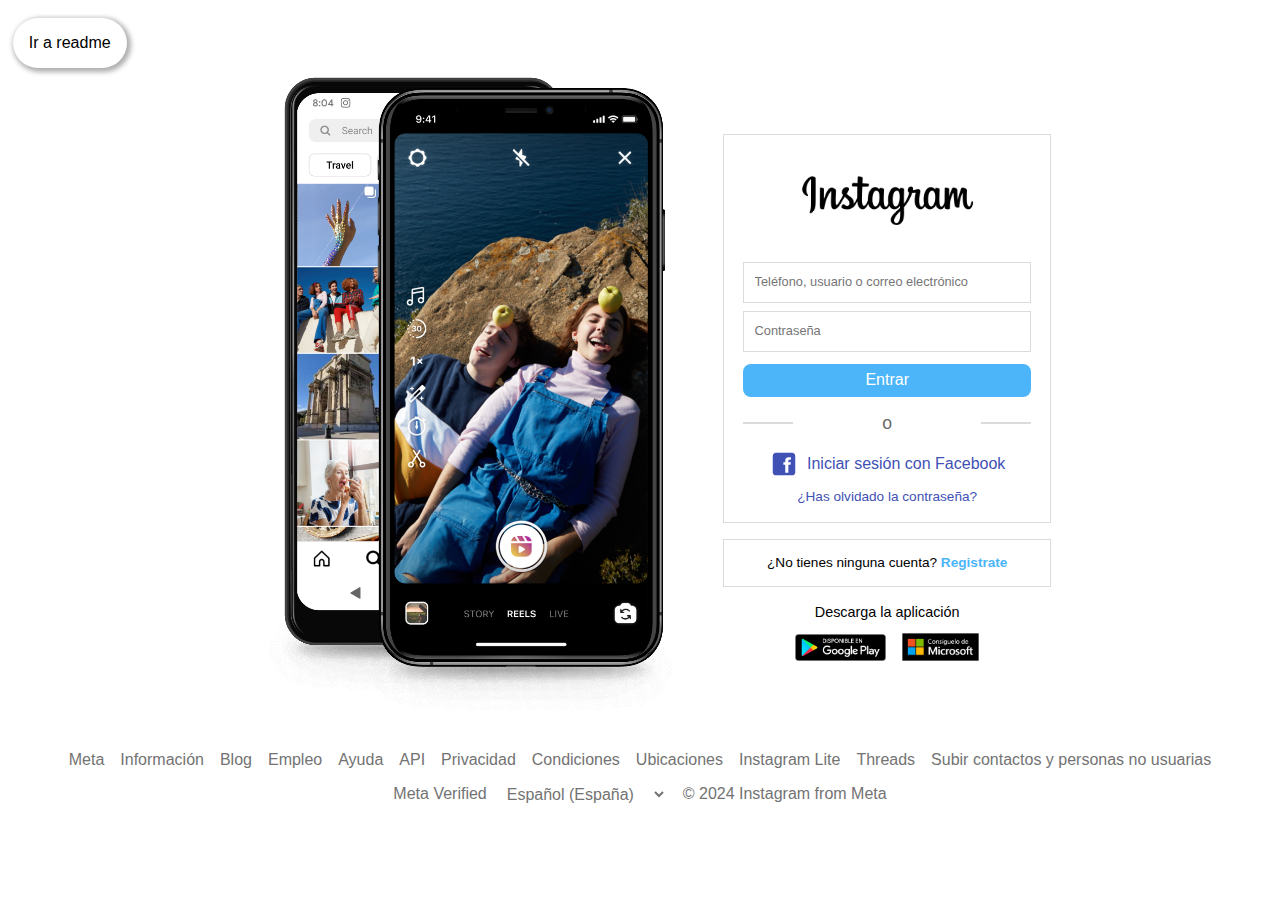
<file: index.html>
<!DOCTYPE html>
<html lang="en">
<head>
    <meta charset="UTF-8">
	<meta name="viewport" content="width=device-width, initial-scale=1.0">
	<link rel="stylesheet" href="CSS/normalize.css">
	<link rel="stylesheet" href="CSS/styles.css">
	<link rel="icon" type="image/x-icon" href="IMG/ig.svg">
	<script src="https://code.jquery.com/jquery-3.6.0.min.js"></script>
	<title>Instagram 2.0</title>
</head>
<body>

	<a id="readmeGo" href="readme.html" class="floatReadMe0">
		<span>Ir a readme</span>
	</a>
	<div id="load" class="load">
		<div>
			<div></div>
			<div>
				<img src="IMG/ig.svg" alt="Instagram">
			</div>
			<div>
				<h4>From</h4>
				<div>
					<img src="IMG/meta.png" alt="Meta">
				</div>
			</div>
		</div>
	</div>
	
	<div id="instagramWeb" class="instagramWeb">
		<div>
			<div></div>
			<div>

				<div>
					<div class="img1">
						<img src="IMG/img4.png" alt="">
					</div>
					<div class="img2">
						<img src="IMG/img5.png" alt="">
					</div>
					<div class="img3">
						<img src="IMG/img3.png" alt="">
					</div>
					<div class="img4">
						<img src="IMG/img2.png" alt="">
					</div>
				</div>

				<div>
					<div>
						<form action="" id="form">
							<div>
								<div>
									<img src="IMG/nameLogo.png" alt="Instagram">
								</div>
								<div>
									<input id="user" type="text" placeholder="Teléfono, usuario o correo electrónico">
									<input id="passw" type="password" placeholder="Contraseña">
									<div class="error-div-hide" id="findErrorsDiv">
										<p id="errorMassage1"></p>
										<p id="errorMassage2"></p>
									</div>
								</div>
								<div>
									<div>
										<input type="submit" value="Entrar">
									</div>
								</div>
							</div>
						</form>
						<div>
							<div></div>
							<div>
								<span>o</span>
							</div>
							<div></div>
						</div>

						<div>
							<div>
								<div>
									<a href="index3.html">
										<div>
											<img src="IMG/facebook.svg" alt="facebook">
										</div>
										<div>
											<a target="_blank" href="https://web.facebook.com/?_rdc=1&_rdr">Iniciar sesión con Facebook</a>
										</div>
									</a>
								</div>
							</div>
							<div>
								<a target="_blank" href="https://www.instagram.com/accounts/password/reset/">¿Has olvidado la contraseña?</a>
							</div>
						</div>
					</div>
					<div>
						<p>¿No tienes ninguna cuenta? <span><a target="_blank" href="https://www.instagram.com/accounts/emailsignup/">Registrate</a></span></p>
					</div>
					<div>
						<div>
							<span>Descarga la aplicación</span>
						</div>
						<div>
							<a target="_blank" href="https://play.google.com/store/apps/details?id=com.instagram.android&referrer=ig_mid%3D1AD00CFB-102F-46E5-8159-80AADE328401%26utm_campaign%3DloginPage%26utm_content%3Dlo%26utm_source%3Dinstagramweb%26utm_medium%3Dbadge">
								<img src="IMG/googlePLay.png" alt="google play">
							</a>
							<a href="ms-windows-store://pdp/?productid=9nblggh5l9xt&referrer=appbadge&source=www.instagram.com&mode=mini&pos=0%2C0%2C1920%2C1008">
								<img src="IMG/microsoft.png" alt="Microsoft">
							</a>
						</div>
					</div>
				</div>

				

			</div>
			<div>
				<a href="">Meta</a>
				<a href="">Información</a>
				<a href="">Blog</a>
				<a href="">Empleo</a>
				<a href="">Ayuda</a>
				<a href="">API</a>
				<a href="">Privacidad</a>
				<a href="">Condiciones</a>
				<a href="">Ubicaciones</a>
				<a href="">Instagram Lite</a>
				<a href="">Threads</a>
				<a href="">Subir contactos y personas no usuarias</a>
				<a href="">Meta Verified</a>
				<select name="idiomas">
					<option value="espanol">Español (España)</option>
					<option value="ingles">Inglés</option>
					<option value="frances">Francés</option>
					<option value="aleman">Alemán</option>
					<option value="italiano">Italiano</option>
					<option value="portugues">Portugués</option>
					<option value="chino">Chino (Simplificado)</option>
					<option value="japones">Japonés</option>
					<option value="coreano">Coreano</option>
					<option value="ruso">Ruso</option>
					<option value="arabe">Árabe</option>
					<option value="hindi">Hindi</option>
					<option value="bengali">Bengalí</option>
					<option value="urdu">Urdu</option>
					<option value="turco">Turco</option>
					<option value="holandes">Holandés</option>
					<option value="sueco">Sueco</option>
					<option value="noruego">Noruego</option>
					<option value="danés">Danés</option>
					<option value="finlandes">Finlandés</option>
					<option value="polaco">Polaco</option>
					<option value="griego">Griego</option>
					<option value="hungaro">Húngaro</option>
					<option value="bulgaro">Búlgaro</option>
					<option value="croata">Croata</option>
					<option value="serbio">Serbio</option>
					<option value="eslovaco">Eslovaco</option>
					<option value="esloveno">Esloveno</option>
					<option value="estonio">Estonio</option>
					<option value="leton">Letón</option>
					<option value="lituano">Lituano</option>
					<option value="rumano">Rumano</option>
					<option value="ucraniano">Ucraniano</option>
					<option value="hebreo">Hebreo</option>
					<option value="persa">Persa</option>
					<option value="thai">Tailandés</option>
					<option value="vietnamita">Vietnamita</option>
					<option value="malayo">Malayo</option>
					<option value="indonesio">Indonesio</option>
					<option value="tagalo">Tagalo</option>
					<option value="malgache">Malgache</option>
					<option value="swahili">Suajili</option>
					<option value="afrikaans">Afrikáans</option>
					<option value="kazajo">Kazajo</option>
					<option value="ucraniano">Ucraniano</option>
					<option value="bielorruso">Bielorruso</option>
					<option value="macedonio">Macedonio</option>
					<option value="albanes">Albanés</option>
					<option value="bosnio">Bosnio</option>
					<option value="mongol">Mongol</option>
					<option value="armenio">Armenio</option>
					<option value="georgiano">Georgiano</option>
					<option value="kirguis">Kirguís</option>
					<option value="tayiko">Tayiko</option>
				</select>		
				<a href="">© 2024 Instagram from Meta</a>
			</div>
			<div></div>
		</div>
	</div>

	<div class="normalIg" id="normalIg">
		<div class="flotting">
			<div>
				<div>
					<div>
						<img src="IMG/nameLogo.png" alt="Instagram">
					</div>
					<div>
						<img src="IMG/iconInstagram.svg" alt="Instagram logo">
					</div>
				</div>
				<div>
					<div id="touch1">
						<div>
							<div>
								<img src="IMG/home.svg" alt="Home">
							</div>
							<div>
								<h5>Inicio</h5>
							</div>
						</div>
					</div>
					<div id="touch2">
						<div>
							<div>
								<img src="IMG/search.svg" alt="Busqueda">
							</div>
							<div>
								<h5>Busqueda</h5>
							</div>
						</div>
					</div>
					<div id="touch2">
						<div>
							<div>
								<img src="IMG/explore.svg" alt="Explorar">
							</div>
							<div>
								<h5>Explorar</h5>
							</div>
						</div>
					</div>
					<div id="touch3">
						<div>
							<div>
								<img src="IMG/smartDisplay.svg" alt="Reels">
							</div>
							<div>
								<h5>Reels</h5>
							</div>
						</div>
					</div>
					<div id="touch4">
						<div>
							<div>
								<img src="IMG/mail.svg" alt="Mensajes">
							</div>
							<div>
								<h5>Mensajes</h5>
							</div>
						</div>
					</div>
					<div id="touch5">
						<div>
							<div>
								<img src="IMG/favorite.svg" alt="Notificaciones">
							</div>
							<div>
								<h5>Notificaciones</h5>
							</div>
						</div>
					</div>
					<div id="touch6">
						<div>
							<div>
								<img src="IMG/addCircle.svg" alt="Crear">
							</div>
							<div>
								<h5>Crear</h5>
							</div>
						</div>
					</div>
					<div id="touch7">
						<div>
							<div>
								<img src="IMG/account.svg" alt="Perfil">
							</div>
							<div>
								<h5>Perfil</h5>
							</div>
						</div>
					</div>
					<div id="touch8">
						<div>
							<div>
								<img src="IMG/more.svg" alt="Mas">
							</div>
							<div>
								<h5>Más</h5>
							</div>
						</div>
					</div>
				</div>
			</div>
		</div>
		<div class="normalSection">
			<div>
			</div>
			<div>
				<div>
					<div>
						<div>
							<div>
								<div>
									<img src="IMG/prof1.png" alt="Profile">
								</div>
								<div>
									<span>songsan</span>
								</div>
							</div>
							<div>
								<div>
									<img src="IMG/prof2.png" alt="Profile">
								</div>
								<div>
									<span>mentally</span>
								</div>
							</div>
							<div>
								<div>
									<img src="IMG/prof3.png" alt="Profile">
								</div>
								<div>
									<span>classiqu</span>
								</div>
							</div>
							<div>
								<div>
									<img src="IMG/prof5.png" alt="Profile">
								</div>
								<div>
									<span>theweekn</span>
								</div>
							</div>
							<div>
								<div>
									<img src="IMG/prof6.png" alt="Profile">
								</div>
								<div>
									<span>_highfreq</span>
								</div>
							</div>
							<div>
								<div>
									<img src="IMG/prof7.png" alt="Profile">
								</div>
								<div>
									<span>archaic.w</span>
								</div>
							</div>
							<div>
								<div>
									<img src="IMG/prof8.png" alt="Profile">
								</div>
								<div>
									<span>reservad</span>
								</div>
							</div>
							<div>
								<div>
									<img src="IMG/prof9.png" alt="Profile">
								</div>
								<div>
									<span>dailystoic</span>
								</div>
							</div>
						</div>
					</div>
				</div>
				<div>
					<div>
						<div>
							<div class="post">
								<div class="headerPost">
									<div>
										<div>
											<img src="IMG/prof1.png" alt="">
										</div>
										<div>
											<h4>songsandspirits <span>• 1 min</span></h4>
										</div>
									</div>
									<div>
										<img src="IMG/more.svg" alt="">
									</div>
								</div>
								<div class="bodyPost">
									<img src="IMG/post1.jpg" alt="Post">
								</div>
								<div class="footerPost">
									<div>
										<div>
											<div>
												<img src="IMG/favorite.svg" alt="favorite">
											</div>
											<div>
												<img src="IMG/comment.svg" alt="comment">
											</div>
											<div>
												<img src="IMG/send.svg" alt="Send">
											</div>
										</div>
										<div>
											<div>
												<img src="IMG/save.svg" alt="favorite">
											</div>
										</div>
									</div>
									<div>
										<div>
											<h5>146 Me gusta</h5>
										</div>
										<div>
											<h5>songsandspirits <span>Sometimes things go wrong</span></h5>
										</div>
										<div>
											<h5><span>Ver los 2 comentarios</span></h5>
										</div>
										<div>
											<div>
												<h5><span>Añade un comentario...</span></h5>
											</div>
											<div>
												<div>
													<img src="IMG/face.svg" alt="face">
												</div>
											</div>
										</div>
									</div>
								</div>
							</div>
							<div class="post">
								<div class="headerPost">
									<div>
										<div>
											<img src="IMG/prof2.png" alt="">
										</div>
										<div>
											<h4>mentally <span>• 1 hora</span></h4>
										</div>
									</div>
									<div>
										<img src="IMG/more.svg" alt="">
									</div>
								</div>
								<div class="bodyPost">
									<img src="IMG/post2.jpg" alt="Post">
								</div>
								<div class="footerPost">
									<div>
										<div>
											<div>
												<img src="IMG/favorite.svg" alt="favorite">
											</div>
											<div>
												<img src="IMG/comment.svg" alt="comment">
											</div>
											<div>
												<img src="IMG/send.svg" alt="Send">
											</div>
										</div>
										<div>
											<div>
												<img src="IMG/save.svg" alt="favorite">
											</div>
										</div>
									</div>
									<div>
										<div>
											<h5>11.416 Me gusta</h5>
										</div>
										<div>
											<h5>mentally <span>We love fish</span></h5>
										</div>
										<div>
											<h5><span>Ver los 212 comentarios</span></h5>
										</div>
										<div>
											<div>
												<h5><span>Añade un comentario...</span></h5>
											</div>
											<div>
												<div>
													<img src="IMG/face.svg" alt="face">
												</div>
											</div>
										</div>
									</div>
								</div>
							</div>
							<div class="post">
								<div class="headerPost">
									<div>
										<div>
											<img src="IMG/prof3.png" alt="">
										</div>
										<div>
											<h4>classiquesofficial <span>• 3 horas</span></h4>
										</div>
									</div>
									<div>
										<img src="IMG/more.svg" alt="">
									</div>
								</div>
								<div class="bodyPost">
									<img src="IMG/post3.jpg" alt="Post">
								</div>
								<div class="footerPost">
									<div>
										<div>
											<div>
												<img src="IMG/favorite.svg" alt="favorite">
											</div>
											<div>
												<img src="IMG/comment.svg" alt="comment">
											</div>
											<div>
												<img src="IMG/send.svg" alt="Send">
											</div>
										</div>
										<div>
											<div>
												<img src="IMG/save.svg" alt="favorite">
											</div>
										</div>
									</div>
									<div>
										<div>
											<h5>46 Me gusta</h5>
										</div>
										<div>
											<h5>classiquesofficial <span>Sundays have the best mornings ever</span></h5>
										</div>
										<div>
											<h5><span>Ver los 20 comentarios</span></h5>
										</div>
										<div>
											<div>
												<h5><span>Añade un comentario...</span></h5>
											</div>
											<div>
												<div>
													<img src="IMG/face.svg" alt="face">
												</div>
											</div>
										</div>
									</div>
								</div>
							</div>
							<div class="post">
								<div class="headerPost">
									<div>
										<div>
											<img src="IMG/prof3.png" alt="">
										</div>
										<div>
											<h4>theweeknd <span>• 12 horas</span></h4>
										</div>
									</div>
									<div>
										<img src="IMG/more.svg" alt="">
									</div>
								</div>
								<div class="bodyPost">
									<img src="IMG/post4.jpg" alt="Post">
								</div>
								<div class="footerPost">
									<div>
										<div>
											<div>
												<img src="IMG/favorite.svg" alt="favorite">
											</div>
											<div>
												<img src="IMG/comment.svg" alt="comment">
											</div>
											<div>
												<img src="IMG/send.svg" alt="Send">
											</div>
										</div>
										<div>
											<div>
												<img src="IMG/save.svg" alt="favorite">
											</div>
										</div>
									</div>
									<div>
										<div>
											<h5>4'641.000 Me gusta</h5>
										</div>
										<div>
											<h5>theweeknd <span>The greatest Trilogy known to man</span></h5>
										</div>
										<div>
											<h5><span>Ver los 2'120.123 comentarios</span></h5>
										</div>
										<div>
											<div>
												<h5><span>Añade un comentario...</span></h5>
											</div>
											<div>
												<div>
													<img src="IMG/face.svg" alt="face">
												</div>
											</div>
										</div>
									</div>
								</div>
							</div>
							<div class="post">
								<div class="headerPost">
									<div>
										<div>
											<img src="IMG/prof7.png" alt="">
										</div>
										<div>
											<h4>archaic.wisdom <span>• 21 horas</span></h4>
										</div>
									</div>
									<div>
										<img src="IMG/more.svg" alt="">
									</div>
								</div>
								<div class="bodyPost">
									<video src="VID/belgian.mp4" autoplay controls></video>
								</div>
								<div class="footerPost">
									<div>
										<div>
											<div>
												<img src="IMG/favorite.svg" alt="favorite">
											</div>
											<div>
												<img src="IMG/comment.svg" alt="comment">
											</div>
											<div>
												<img src="IMG/send.svg" alt="Send">
											</div>
										</div>
										<div>
											<div>
												<img src="IMG/save.svg" alt="favorite">
											</div>
										</div>
									</div>
									<div>
										<div>
											<h5>61.000 Me gusta</h5>
										</div>
										<div>
											<h5>archaic.wisdom <span>Dog doggin</span></h5>
										</div>
										<div>
											<h5><span>Ver los 20.123 comentarios</span></h5>
										</div>
										<div>
											<div>
												<h5><span>Añade un comentario...</span></h5>
											</div>
											<div>
												<div>
													<img src="IMG/face.svg" alt="face">
												</div>
											</div>
										</div>
									</div>
								</div>
							</div>
							<div class="post">
								<div class="headerPost">
									<div>
										<div>
											<img src="IMG/prof7.png" alt="">
										</div>
										<div>
											<h4>archaic.wisdom <span>• 21 horas</span></h4>
										</div>
									</div>
									<div>
										<img src="IMG/more.svg" alt="">
									</div>
								</div>
								<div class="bodyPost">
									<iframe width="560" height="315" src="https://www.youtube.com/embed/Df2HhkdsuGs?si=T--01Iz5nmd60Orh" title="YouTube video player" frameborder="0" allow="accelerometer; autoplay; clipboard-write; encrypted-media; gyroscope; picture-in-picture; web-share" referrerpolicy="strict-origin-when-cross-origin" allowfullscreen></iframe>
								</div>
								<div class="footerPost">
									<div>
										<div>
											<div>
												<img src="IMG/favorite.svg" alt="favorite">
											</div>
											<div>
												<img src="IMG/comment.svg" alt="comment">
											</div>
											<div>
												<img src="IMG/send.svg" alt="Send">
											</div>
										</div>
										<div>
											<div>
												<img src="IMG/save.svg" alt="favorite">
											</div>
										</div>
									</div>
									<div>
										<div>
											<h5>10'.130.000 Me gusta</h5>
										</div>
										<div>
											<h5>archaic.wisdom <span>Oranges</span></h5>
										</div>
										<div>
											<h5><span>Ver los 210.123 comentarios</span></h5>
										</div>
										<div>
											<div>
												<h5><span>Añade un comentario...</span></h5>
											</div>
											<div>
												<div>
													<img src="IMG/face.svg" alt="face">
												</div>
											</div>
										</div>
									</div>
								</div>
							</div>
						</div>
						<div class="hideMe">
							<p>Lorem ipsum dolor sit amet consectetur adipisicing elit. Tempore, quisquam ea officiis cupiditate, ipsum dolorum autem modi suscipit earum pariatur rerum alias quas facilis nobis ab necessitatibus sit quaerat nesciunt?
							Modi veritatis quidem velit et praesentium voluptate, placeat non, expedita facilis natus deserunt at nisi suscipit corrupti incidunt vitae dolor amet dolores dolorem accusantium! Ex est repellat pariatur quas maiores.
							Maxime iusto magni, voluptatibus soluta omnis totam consequuntur cupiditate distinctio placeat id nam amet voluptatem tempora porro magnam nisi dolore, quis odio quibusdam voluptatum sequi earum. Necessitatibus laboriosam veritatis animi.
						</div>
					</div>
				</div>
			</div>
			<div>
				<div>
					<div class="spaceProfile">
						<div>
							<div>
								<img src="IMG/user.png" alt="Profile">
							</div>
							<div>
								<h5>username01_</h5>
								<h5>User Name</h5>
							</div>
						</div>
						<div>
							<h5>Cambiar</h5>
						</div>
					</div>
					<div>
						<div>
							<h5>Sugerencias para ti</h5>
						</div>
						<div>
							<h5>Ver todo</h5>
						</div>
					</div>
					<div>
						<div class="spaceProfile">
							<div>
								<div>
									<img src="IMG/user.png" alt="Profile">
								</div>
								<div>
									<h5>username2_</h5>
									<h5>Sugerencia para ti</h5>
								</div>
							</div>
							<div>
								<h5>Seguir</h5>
							</div>
						</div>
						<div class="spaceProfile">
							<div>
								<div>
									<img src="IMG/user.png" alt="Profile">
								</div>
								<div>
									<h5>username3_</h5>
									<h5>Sugerencia para ti</h5>
								</div>
							</div>
							<div>
								<h5>Seguir</h5>
							</div>
						</div>
						<div class="spaceProfile">
							<div>
								<div>
									<img src="IMG/user.png" alt="Profile">
								</div>
								<div>
									<h5>username4_</h5>
									<h5>Sugerencia para ti</h5>
								</div>
							</div>
							<div>
								<h5>Seguir</h5>
							</div>
						</div>
						<div class="spaceProfile">
							<div>
								<div>
									<img src="IMG/user.png" alt="Profile">
								</div>
								<div>
									<h5>username4_</h5>
									<h5>Sugerencia para ti</h5>
								</div>
							</div>
							<div>
								<h5>Seguir</h5>
							</div>
						</div>
						<div class="spaceProfile">
							<div>
								<div>
									<img src="IMG/user.png" alt="Profile">
								</div>
								<div>
									<h5>username5_</h5>
									<h5>Sugerencia para ti</h5>
								</div>
							</div>
							<div>
								<h5>Seguir</h5>
							</div>
						</div>
					</div>
					<div>
						<div>
							<a href="#Información">Información</a>
							<a href="#Ayuda">Ayuda</a>
							<a href="#Prensa">Prensa</a>
							<a href="#API">API</a>
							<a href="#Empleo">Empleo</a>
							<a href="#Privacidad">Privacidad</a>
							<a href="#Condiciones">Condiciones</a>
							<a href="#Ubicaciones">Ubicaciones</a>
							<a href="#Idioma">Idioma</a>
							<a href="#MetaVerified">Meta Verified</a>
							<br>
						</div>
						<div>
							<p>© 2024 INSTAGRAM FROM META</p>
						</div>
					</div>
				</div>
			</div>
		</div>
		
	</div>




	<script src="JS/script.js"></script>

</body>
</html>
</file>
<file: CSS/styles.css>
body {
  font-family: sans-serif;
}

.readmeBody {
  width: 100%;
  height: 100%;
  display: -ms-grid;
  display: grid;
  place-content: center;
}
.readmeBody > :nth-child(1) {
  width: 80%;
  max-width: 1200px;
  border-radius: 0.5rem;
  margin: 0 auto;
  padding: 1rem 0.5rem;
  display: -webkit-box;
  display: -ms-flexbox;
  display: flex;
  -webkit-box-orient: vertical;
  -webkit-box-direction: normal;
      -ms-flex-flow: column wrap;
          flex-flow: column wrap;
  gap: 1rem;
  background: rgb(195, 195, 195);
  -webkit-box-shadow: 1px 2px 3px 0.4px rgb(105, 105, 105);
          box-shadow: 1px 2px 3px 0.4px rgb(105, 105, 105);
}

.instagramWeb {
  width: 100%;
  display: none;
  -webkit-box-pack: center;
      -ms-flex-pack: center;
          justify-content: center;
}
.instagramWeb > :nth-child(1) {
  display: -webkit-box;
  display: -ms-flexbox;
  display: flex;
  place-content: center;
  -webkit-box-orient: vertical;
  -webkit-box-direction: normal;
      -ms-flex-flow: column nowrap;
          flex-flow: column nowrap;
  -webkit-box-pack: justify;
      -ms-flex-pack: justify;
          justify-content: space-between;
  gap: 2rem;
}
.instagramWeb > :nth-child(1) > :nth-child(1), .instagramWeb > :nth-child(1) > :nth-child(4) {
  height: 5vh;
}
.instagramWeb > :nth-child(1) > :nth-child(2) {
  display: -webkit-box;
  display: -ms-flexbox;
  display: flex;
  -webkit-box-orient: horizontal;
  -webkit-box-direction: normal;
      -ms-flex-flow: row wrap;
          flex-flow: row wrap;
  -webkit-box-pack: center;
      -ms-flex-pack: center;
          justify-content: center;
  -webkit-box-align: center;
      -ms-flex-align: center;
          align-items: center;
  gap: 1rem;
}
.instagramWeb > :nth-child(1) > :nth-child(2) > :nth-child(1) {
  position: relative;
  display: -webkit-box;
  display: -ms-flexbox;
  display: flex;
  -webkit-box-orient: horizontal;
  -webkit-box-direction: normal;
      -ms-flex-flow: row wrap;
          flex-flow: row wrap;
  -webkit-box-align: center;
      -ms-flex-align: center;
          align-items: center;
  place-content: center;
}
.instagramWeb > :nth-child(1) > :nth-child(2) > :nth-child(1) > :nth-child(1), .instagramWeb > :nth-child(1) > :nth-child(2) > :nth-child(1) > :nth-child(2), .instagramWeb > :nth-child(1) > :nth-child(2) > :nth-child(1) > :nth-child(3), .instagramWeb > :nth-child(1) > :nth-child(2) > :nth-child(1) > :nth-child(4), .instagramWeb > :nth-child(1) > :nth-child(2) > :nth-child(1) > :nth-child(5) {
  display: -webkit-box;
  display: -ms-flexbox;
  display: flex;
  place-content: center;
}
.instagramWeb > :nth-child(1) > :nth-child(2) > :nth-child(1) > :nth-child(1) img, .instagramWeb > :nth-child(1) > :nth-child(2) > :nth-child(1) > :nth-child(2) img, .instagramWeb > :nth-child(1) > :nth-child(2) > :nth-child(1) > :nth-child(3) img, .instagramWeb > :nth-child(1) > :nth-child(2) > :nth-child(1) > :nth-child(4) img, .instagramWeb > :nth-child(1) > :nth-child(2) > :nth-child(1) > :nth-child(5) img {
  width: 100%;
  max-width: 470px;
}
.instagramWeb > :nth-child(1) > :nth-child(2) > :nth-child(1) > :nth-child(2), .instagramWeb > :nth-child(1) > :nth-child(2) > :nth-child(1) > :nth-child(3), .instagramWeb > :nth-child(1) > :nth-child(2) > :nth-child(1) > :nth-child(4), .instagramWeb > :nth-child(1) > :nth-child(2) > :nth-child(1) > :nth-child(5) {
  position: absolute;
}
.instagramWeb > :nth-child(1) > :nth-child(2) > :nth-child(1) .img1 {
  -webkit-animation: img1 20s infinite;
          animation: img1 20s infinite;
}
.instagramWeb > :nth-child(1) > :nth-child(2) > :nth-child(1) .img2 {
  -webkit-animation: img2 20s infinite;
          animation: img2 20s infinite;
}
.instagramWeb > :nth-child(1) > :nth-child(2) > :nth-child(1) .img3 {
  -webkit-animation: img3 20s infinite;
          animation: img3 20s infinite;
}
.instagramWeb > :nth-child(1) > :nth-child(2) > :nth-child(1) .img4 {
  -webkit-animation: img4 20s infinite;
          animation: img4 20s infinite;
}
.instagramWeb > :nth-child(1) > :nth-child(2) > :nth-child(2) {
  display: -webkit-box;
  display: -ms-flexbox;
  display: flex;
  -webkit-box-orient: vertical;
  -webkit-box-direction: normal;
      -ms-flex-flow: column wrap;
          flex-flow: column wrap;
  width: 25%;
  display: flex;
  flex-flow: column wrap;
  -webkit-box-align: center;
      -ms-flex-align: center;
          align-items: center;
  gap: 1rem;
}
.instagramWeb > :nth-child(1) > :nth-child(2) > :nth-child(2) > :nth-child(1), .instagramWeb > :nth-child(1) > :nth-child(2) > :nth-child(2) > :nth-child(2) {
  padding: 1rem 1.2rem;
  border: 1px solid #DBDBDB;
  width: 90%;
  gap: 1rem;
  display: -webkit-box;
  display: -ms-flexbox;
  display: flex;
  -webkit-box-orient: vertical;
  -webkit-box-direction: normal;
      -ms-flex-flow: column wrap;
          flex-flow: column wrap;
}
.instagramWeb > :nth-child(1) > :nth-child(2) > :nth-child(2) > :nth-child(1) form, .instagramWeb > :nth-child(1) > :nth-child(2) > :nth-child(2) > :nth-child(2) form {
  width: 100%;
  display: -webkit-box;
  display: -ms-flexbox;
  display: flex;
  -webkit-box-orient: vertical;
  -webkit-box-direction: normal;
      -ms-flex-flow: column wrap;
          flex-flow: column wrap;
}
.instagramWeb > :nth-child(1) > :nth-child(2) > :nth-child(2) > :nth-child(1) form > :nth-child(1), .instagramWeb > :nth-child(1) > :nth-child(2) > :nth-child(2) > :nth-child(2) form > :nth-child(1) {
  width: 100%;
  display: -webkit-box;
  display: -ms-flexbox;
  display: flex;
  -webkit-box-orient: vertical;
  -webkit-box-direction: normal;
      -ms-flex-flow: column wrap;
          flex-flow: column wrap;
  gap: 0.75rem;
}
.instagramWeb > :nth-child(1) > :nth-child(2) > :nth-child(2) > :nth-child(1) form > :nth-child(1) > :nth-child(1), .instagramWeb > :nth-child(1) > :nth-child(2) > :nth-child(2) > :nth-child(2) form > :nth-child(1) > :nth-child(1) {
  width: 100%;
  display: -webkit-box;
  display: -ms-flexbox;
  display: flex;
  -webkit-box-orient: horizontal;
  -webkit-box-direction: normal;
      -ms-flex-flow: row wrap;
          flex-flow: row wrap;
  -webkit-box-pack: center;
      -ms-flex-pack: center;
          justify-content: center;
}
.instagramWeb > :nth-child(1) > :nth-child(2) > :nth-child(2) > :nth-child(1) form > :nth-child(1) > :nth-child(1) img, .instagramWeb > :nth-child(1) > :nth-child(2) > :nth-child(2) > :nth-child(2) form > :nth-child(1) > :nth-child(1) img {
  width: 100%;
  max-width: 175px;
  cursor: pointer;
}
.instagramWeb > :nth-child(1) > :nth-child(2) > :nth-child(2) > :nth-child(1) form > :nth-child(1) > :nth-child(2), .instagramWeb > :nth-child(1) > :nth-child(2) > :nth-child(2) > :nth-child(2) form > :nth-child(1) > :nth-child(2) {
  display: -webkit-box;
  display: -ms-flexbox;
  display: flex;
  -webkit-box-orient: vertical;
  -webkit-box-direction: normal;
      -ms-flex-flow: column wrap;
          flex-flow: column wrap;
  gap: 0.5rem;
}
.instagramWeb > :nth-child(1) > :nth-child(2) > :nth-child(2) > :nth-child(1) form > :nth-child(1) > :nth-child(2) input, .instagramWeb > :nth-child(1) > :nth-child(2) > :nth-child(2) > :nth-child(2) form > :nth-child(1) > :nth-child(2) input {
  font-size: 0.8rem;
  padding: 0.765rem 0.65rem;
  border: 1px solid #DBDBDB;
}
.instagramWeb > :nth-child(1) > :nth-child(2) > :nth-child(2) > :nth-child(1) form > :nth-child(1) > :nth-child(3), .instagramWeb > :nth-child(1) > :nth-child(2) > :nth-child(2) > :nth-child(2) form > :nth-child(1) > :nth-child(3) {
  display: -webkit-box;
  display: -ms-flexbox;
  display: flex;
  -webkit-box-orient: vertical;
  -webkit-box-direction: normal;
      -ms-flex-flow: column wrap;
          flex-flow: column wrap;
  gap: 0.5rem;
}
.instagramWeb > :nth-child(1) > :nth-child(2) > :nth-child(2) > :nth-child(1) form > :nth-child(1) > :nth-child(3) > :nth-child(1), .instagramWeb > :nth-child(1) > :nth-child(2) > :nth-child(2) > :nth-child(2) form > :nth-child(1) > :nth-child(3) > :nth-child(1) {
  width: 100%;
}
.instagramWeb > :nth-child(1) > :nth-child(2) > :nth-child(2) > :nth-child(1) form > :nth-child(1) > :nth-child(3) > :nth-child(1) input, .instagramWeb > :nth-child(1) > :nth-child(2) > :nth-child(2) > :nth-child(2) form > :nth-child(1) > :nth-child(3) > :nth-child(1) input {
  all: unset;
  width: 100%;
  background: #4CB5F9;
  text-align: center;
  border-radius: 0.5rem;
  color: white;
  font-weight: 500;
  padding: 0.45rem 0rem;
  cursor: pointer;
}
.instagramWeb > :nth-child(1) > :nth-child(2) > :nth-child(2) > :nth-child(1) > :nth-child(2), .instagramWeb > :nth-child(1) > :nth-child(2) > :nth-child(2) > :nth-child(2) > :nth-child(2) {
  display: -webkit-box;
  display: -ms-flexbox;
  display: flex;
  -webkit-box-orient: horizontal;
  -webkit-box-direction: normal;
      -ms-flex-flow: row wrap;
          flex-flow: row wrap;
  -webkit-box-align: center;
      -ms-flex-align: center;
          align-items: center;
  gap: 1rem;
  -webkit-box-pack: justify;
      -ms-flex-pack: justify;
          justify-content: space-between;
}
.instagramWeb > :nth-child(1) > :nth-child(2) > :nth-child(2) > :nth-child(1) > :nth-child(2) span, .instagramWeb > :nth-child(1) > :nth-child(2) > :nth-child(2) > :nth-child(2) > :nth-child(2) span {
  color: dimgray;
  font-size: 1.1rem;
}
.instagramWeb > :nth-child(1) > :nth-child(2) > :nth-child(2) > :nth-child(1) > :nth-child(2) > :nth-child(1), .instagramWeb > :nth-child(1) > :nth-child(2) > :nth-child(2) > :nth-child(1) > :nth-child(2) > :nth-child(3), .instagramWeb > :nth-child(1) > :nth-child(2) > :nth-child(2) > :nth-child(2) > :nth-child(2) > :nth-child(1), .instagramWeb > :nth-child(1) > :nth-child(2) > :nth-child(2) > :nth-child(2) > :nth-child(2) > :nth-child(3) {
  width: 50px;
  height: 2px;
  background: #DBDBDB;
}
.instagramWeb > :nth-child(1) > :nth-child(2) > :nth-child(2) > :nth-child(1) > :nth-child(3), .instagramWeb > :nth-child(1) > :nth-child(2) > :nth-child(2) > :nth-child(2) > :nth-child(3) {
  display: -webkit-box;
  display: -ms-flexbox;
  display: flex;
  -webkit-box-orient: vertical;
  -webkit-box-direction: normal;
      -ms-flex-flow: column wrap;
          flex-flow: column wrap;
  -webkit-box-align: center;
      -ms-flex-align: center;
          align-items: center;
  -webkit-box-pack: center;
      -ms-flex-pack: center;
          justify-content: center;
  gap: 0.5rem;
}
.instagramWeb > :nth-child(1) > :nth-child(2) > :nth-child(2) > :nth-child(1) > :nth-child(3) > :nth-child(1), .instagramWeb > :nth-child(1) > :nth-child(2) > :nth-child(2) > :nth-child(2) > :nth-child(3) > :nth-child(1) {
  display: -webkit-box;
  display: -ms-flexbox;
  display: flex;
  -webkit-box-orient: horizontal;
  -webkit-box-direction: normal;
      -ms-flex-flow: row wrap;
          flex-flow: row wrap;
  -webkit-box-align: center;
      -ms-flex-align: center;
          align-items: center;
}
.instagramWeb > :nth-child(1) > :nth-child(2) > :nth-child(2) > :nth-child(1) > :nth-child(3) > :nth-child(1) > :nth-child(1), .instagramWeb > :nth-child(1) > :nth-child(2) > :nth-child(2) > :nth-child(2) > :nth-child(3) > :nth-child(1) > :nth-child(1) {
  display: -webkit-box;
  display: -ms-flexbox;
  display: flex;
  -webkit-box-orient: horizontal;
  -webkit-box-direction: normal;
      -ms-flex-flow: row wrap;
          flex-flow: row wrap;
  -webkit-box-align: center;
      -ms-flex-align: center;
          align-items: center;
  gap: 0.5rem;
}
.instagramWeb > :nth-child(1) > :nth-child(2) > :nth-child(2) > :nth-child(1) > :nth-child(3) > :nth-child(1) > :nth-child(1) > :nth-child(1) img, .instagramWeb > :nth-child(1) > :nth-child(2) > :nth-child(2) > :nth-child(2) > :nth-child(3) > :nth-child(1) > :nth-child(1) > :nth-child(1) img {
  width: 100%;
  max-width: 30px;
}
.instagramWeb > :nth-child(1) > :nth-child(2) > :nth-child(2) > :nth-child(1) > :nth-child(3) > :nth-child(1) > :nth-child(1) > :nth-child(2) a, .instagramWeb > :nth-child(1) > :nth-child(2) > :nth-child(2) > :nth-child(2) > :nth-child(3) > :nth-child(1) > :nth-child(1) > :nth-child(2) a {
  all: unset;
  color: #3F51B5;
  font-weight: 500;
  cursor: pointer;
}
.instagramWeb > :nth-child(1) > :nth-child(2) > :nth-child(2) > :nth-child(1) > :nth-child(3) > :nth-child(2), .instagramWeb > :nth-child(1) > :nth-child(2) > :nth-child(2) > :nth-child(2) > :nth-child(3) > :nth-child(2) {
  text-align: center;
}
.instagramWeb > :nth-child(1) > :nth-child(2) > :nth-child(2) > :nth-child(1) > :nth-child(3) > :nth-child(2) a, .instagramWeb > :nth-child(1) > :nth-child(2) > :nth-child(2) > :nth-child(2) > :nth-child(3) > :nth-child(2) a {
  all: unset;
  color: #3F51B5;
  cursor: pointer;
  font-size: 0.85rem;
}
.instagramWeb > :nth-child(1) > :nth-child(2) > :nth-child(2) > :nth-child(2) {
  display: -webkit-box;
  display: -ms-flexbox;
  display: flex;
  -webkit-box-orient: horizontal;
  -webkit-box-direction: normal;
      -ms-flex-flow: row wrap;
          flex-flow: row wrap;
  padding: 0.1rem 1.2rem;
  text-align: center;
  place-content: center;
}
.instagramWeb > :nth-child(1) > :nth-child(2) > :nth-child(2) > :nth-child(2) p {
  font-size: 0.85rem;
}
.instagramWeb > :nth-child(1) > :nth-child(2) > :nth-child(2) > :nth-child(2) p a {
  all: unset;
  cursor: pointer;
  color: #4CB5F9;
  font-weight: 600;
}
.instagramWeb > :nth-child(1) > :nth-child(2) > :nth-child(2) > :nth-child(3) {
  -webkit-box-orient: vertical;
  -webkit-box-direction: normal;
      -ms-flex-flow: column wrap;
          flex-flow: column wrap;
  -webkit-box-align: center;
      -ms-flex-align: center;
          align-items: center;
  width: 100%;
  -webkit-box-pack: center;
      -ms-flex-pack: center;
          justify-content: center;
  text-align: center;
  display: -webkit-box;
  display: -ms-flexbox;
  display: flex;
  gap: 0.75rem;
}
.instagramWeb > :nth-child(1) > :nth-child(2) > :nth-child(2) > :nth-child(3) span {
  font-size: 0.9rem;
}
.instagramWeb > :nth-child(1) > :nth-child(2) > :nth-child(2) > :nth-child(3) > :nth-child(2) {
  display: -webkit-box;
  display: -ms-flexbox;
  display: flex;
  -webkit-box-orient: horizontal;
  -webkit-box-direction: normal;
      -ms-flex-flow: row wrap;
          flex-flow: row wrap;
  -webkit-box-align: center;
      -ms-flex-align: center;
          align-items: center;
  -webkit-box-pack: center;
      -ms-flex-pack: center;
          justify-content: center;
  gap: 1rem;
}
.instagramWeb > :nth-child(1) > :nth-child(2) > :nth-child(2) > :nth-child(3) > :nth-child(2) > :nth-child(1) img {
  width: 100%;
  max-width: 91px;
}
.instagramWeb > :nth-child(1) > :nth-child(2) > :nth-child(2) > :nth-child(3) > :nth-child(2) > :nth-child(2) img {
  width: 100%;
  max-width: 77px;
}
.instagramWeb > :nth-child(1) > :nth-child(3) {
  display: -webkit-box;
  display: -ms-flexbox;
  display: flex;
  display: flex;
  -webkit-box-orient: horizontal;
  -webkit-box-direction: normal;
      -ms-flex-flow: row wrap;
          flex-flow: row wrap;
  -webkit-box-pack: center;
      -ms-flex-pack: center;
          justify-content: center;
  gap: 1rem;
  width: 90%;
  margin: 0 auto;
}
.instagramWeb > :nth-child(1) > :nth-child(3) a {
  all: unset;
  color: #737373;
  cursor: pointer;
  font-size: 1rem;
}
.instagramWeb > :nth-child(1) > :nth-child(3) a:hover {
  text-decoration: underline;
}
.instagramWeb > :nth-child(1) > :nth-child(3) select {
  background: none;
  border: unset;
  color: #737373;
}

@media (max-width: 1080px) {
  .instagramWeb {
    width: 100%;
    display: none;
    -webkit-box-pack: center;
        -ms-flex-pack: center;
            justify-content: center;
  }
  .instagramWeb > :nth-child(1) {
    display: -webkit-box;
    display: -ms-flexbox;
    display: flex;
    place-content: center;
    -webkit-box-orient: vertical;
    -webkit-box-direction: normal;
        -ms-flex-flow: column nowrap;
            flex-flow: column nowrap;
    -webkit-box-pack: justify;
        -ms-flex-pack: justify;
            justify-content: space-between;
    gap: 2rem;
  }
  .instagramWeb > :nth-child(1) > :nth-child(1), .instagramWeb > :nth-child(1) > :nth-child(4) {
    height: 5vh;
  }
  .instagramWeb > :nth-child(1) > :nth-child(2) {
    display: -webkit-box;
    display: -ms-flexbox;
    display: flex;
    -webkit-box-orient: horizontal;
    -webkit-box-direction: normal;
        -ms-flex-flow: row wrap;
            flex-flow: row wrap;
    -webkit-box-pack: center;
        -ms-flex-pack: center;
            justify-content: center;
    -webkit-box-align: center;
        -ms-flex-align: center;
            align-items: center;
    gap: 1rem;
  }
  .instagramWeb > :nth-child(1) > :nth-child(2) > :nth-child(1) {
    display: none;
  }
  .instagramWeb > :nth-child(1) > :nth-child(2) > :nth-child(2) {
    width: 50%;
  }
  .instagramWeb > :nth-child(1) > :nth-child(3) {
    display: -webkit-box;
    display: -ms-flexbox;
    display: flex;
    -webkit-box-orient: horizontal;
    -webkit-box-direction: normal;
        -ms-flex-flow: row wrap;
            flex-flow: row wrap;
    -webkit-box-pack: center;
        -ms-flex-pack: center;
            justify-content: center;
    gap: 1rem;
    width: 90%;
    margin: 0 auto;
  }
  .instagramWeb > :nth-child(1) > :nth-child(3) a {
    all: unset;
    color: #737373;
    cursor: pointer;
    font-size: 1rem;
  }
  .instagramWeb > :nth-child(1) > :nth-child(3) a:hover {
    text-decoration: underline;
  }
  .instagramWeb > :nth-child(1) > :nth-child(3) select {
    background: none;
    border: unset;
    color: #737373;
  }
}
@media (max-width: 585px) {
  .instagramWeb {
    width: 100%;
    display: none;
    -webkit-box-pack: center;
        -ms-flex-pack: center;
            justify-content: center;
  }
  .instagramWeb > :nth-child(1) {
    display: -webkit-box;
    display: -ms-flexbox;
    display: flex;
    place-content: center;
    -webkit-box-orient: vertical;
    -webkit-box-direction: normal;
        -ms-flex-flow: column nowrap;
            flex-flow: column nowrap;
    -webkit-box-pack: justify;
        -ms-flex-pack: justify;
            justify-content: space-between;
    gap: 2rem;
  }
  .instagramWeb > :nth-child(1) > :nth-child(1), .instagramWeb > :nth-child(1) > :nth-child(4) {
    height: 5vh;
  }
  .instagramWeb > :nth-child(1) > :nth-child(2) {
    display: -webkit-box;
    display: -ms-flexbox;
    display: flex;
    -webkit-box-orient: horizontal;
    -webkit-box-direction: normal;
        -ms-flex-flow: row wrap;
            flex-flow: row wrap;
    -webkit-box-pack: center;
        -ms-flex-pack: center;
            justify-content: center;
    -webkit-box-align: center;
        -ms-flex-align: center;
            align-items: center;
    gap: 1rem;
  }
  .instagramWeb > :nth-child(1) > :nth-child(2) > :nth-child(1) {
    display: none;
  }
  .instagramWeb > :nth-child(1) > :nth-child(2) > :nth-child(2) {
    width: 75%;
  }
  .instagramWeb > :nth-child(1) > :nth-child(3) {
    display: -webkit-box;
    display: -ms-flexbox;
    display: flex;
    -webkit-box-orient: horizontal;
    -webkit-box-direction: normal;
        -ms-flex-flow: row wrap;
            flex-flow: row wrap;
    -webkit-box-pack: center;
        -ms-flex-pack: center;
            justify-content: center;
    gap: 1rem;
    width: 90%;
    margin: 0 auto;
  }
  .instagramWeb > :nth-child(1) > :nth-child(3) a {
    all: unset;
    color: #737373;
    cursor: pointer;
    font-size: 0.7rem;
  }
  .instagramWeb > :nth-child(1) > :nth-child(3) a:hover {
    text-decoration: underline;
  }
  .instagramWeb > :nth-child(1) > :nth-child(3) select {
    background: none;
    border: unset;
    color: #737373;
  }
}
.showLoad {
  display: -webkit-box;
  display: -ms-flexbox;
  display: flex;
}

.load {
  height: 100vh;
  width: 100%;
  position: absolute;
  display: -webkit-box;
  display: -ms-flexbox;
  display: flex;
  place-content: center;
  -webkit-box-orient: vertical;
  -webkit-box-direction: normal;
      -ms-flex-flow: column wrap;
          flex-flow: column wrap;
}
.load > :nth-child(1) {
  height: 90%;
  display: -webkit-box;
  display: -ms-flexbox;
  display: flex;
  -webkit-box-orient: vertical;
  -webkit-box-direction: normal;
      -ms-flex-flow: column wrap;
          flex-flow: column wrap;
  -webkit-box-pack: justify;
      -ms-flex-pack: justify;
          justify-content: space-between;
  -webkit-box-align: center;
      -ms-flex-align: center;
          align-items: center;
}
.load > :nth-child(1) > :nth-child(2) {
  width: 100%;
  display: -webkit-box;
  display: -ms-flexbox;
  display: flex;
  place-content: center;
  -webkit-animation: rotateFull 1.7s linear infinite;
          animation: rotateFull 1.7s linear infinite;
}
.load > :nth-child(1) > :nth-child(2) img {
  width: 100%;
  max-width: 60px;
}
.load > :nth-child(1) > :nth-child(3) {
  display: -webkit-box;
  display: -ms-flexbox;
  display: flex;
  -webkit-box-orient: vertical;
  -webkit-box-direction: normal;
      -ms-flex-flow: column wrap;
          flex-flow: column wrap;
  -webkit-box-align: center;
      -ms-flex-align: center;
          align-items: center;
}
.load > :nth-child(1) > :nth-child(3) > :nth-child(1) {
  font-size: 0.7rem;
  color: dimgray;
}
.load > :nth-child(1) > :nth-child(3) > :nth-child(2) {
  width: 100%;
}
.load > :nth-child(1) > :nth-child(3) > :nth-child(2) img {
  width: 100%;
  max-width: 80px;
}

.hideLoad {
  display: none;
}

.error-div-hide {
  display: none;
}

.hideMe {
  visibility: hidden;
  opacity: 0;
}

.floatReadMe0 {
  display: none;
}

.floatReadMe {
  all: unset;
  position: absolute;
  cursor: pointer;
  top: 2%;
  left: 1%;
  border-radius: 2rem;
  background: white;
  -webkit-box-shadow: 2px 2px 5px 2px rgb(174, 174, 174);
          box-shadow: 2px 2px 5px 2px rgb(174, 174, 174);
  padding: 1rem;
}

.error-div-show {
  display: -webkit-box;
  display: -ms-flexbox;
  display: flex;
  -webkit-box-orient: vertical;
  -webkit-box-direction: normal;
      -ms-flex-flow: column wrap;
          flex-flow: column wrap;
  gap: 5px;
  width: 95%;
  margin: 0 auto;
}
.error-div-show p {
  all: unset;
  font-size: 13px;
  font-weight: 400;
  color: #d31b1b;
  cursor: default;
}
.error-div-show .error-class::-moz-selection {
  background: none;
}
.error-div-show .error-class::selection {
  background: none;
}

.normalIg {
  display: none;
}

.showNormalIg {
  display: -webkit-box;
  display: -ms-flexbox;
  display: flex;
  -webkit-box-orient: horizontal;
  -webkit-box-direction: normal;
      -ms-flex-flow: row wrap;
          flex-flow: row wrap;
}
.showNormalIg .flotting {
  position: fixed;
  width: 19.3%;
  border-right: 1px solid rgb(69, 69, 69);
}
.showNormalIg .flotting > :nth-child(1) {
  width: 90%;
  height: 100vh;
  margin: 0 auto;
}
.showNormalIg .flotting > :nth-child(1) > :nth-child(1) {
  cursor: pointer;
  margin: 0.6rem 0rem;
  display: -webkit-box;
  display: -ms-flexbox;
  display: flex;
  -webkit-box-orient: horizontal;
  -webkit-box-direction: normal;
      -ms-flex-flow: row wrap;
          flex-flow: row wrap;
}
.showNormalIg .flotting > :nth-child(1) > :nth-child(1) > :nth-child(1) img, .showNormalIg .flotting > :nth-child(1) > :nth-child(1) > :nth-child(2) img {
  width: 100%;
  max-width: 90px;
}
.showNormalIg .flotting > :nth-child(1) > :nth-child(1) > :nth-child(2) {
  display: none;
}
.showNormalIg .flotting > :nth-child(1) > :nth-child(2) {
  height: 87%;
  display: -webkit-box;
  display: -ms-flexbox;
  display: flex;
  -webkit-box-orient: vertical;
  -webkit-box-direction: normal;
      -ms-flex-flow: column wrap;
          flex-flow: column wrap;
  -webkit-box-pack: justify;
      -ms-flex-pack: justify;
          justify-content: space-between;
}
.showNormalIg .flotting > :nth-child(1) > :nth-child(2) > div {
  display: -webkit-box;
  display: -ms-flexbox;
  display: flex;
  -webkit-box-orient: horizontal;
  -webkit-box-direction: normal;
      -ms-flex-flow: row wrap;
          flex-flow: row wrap;
  cursor: pointer;
  place-content: center;
  border-radius: 0.5rem;
}
.showNormalIg .flotting > :nth-child(1) > :nth-child(2) > div:hover {
  background: #ededed;
}
.showNormalIg .flotting > :nth-child(1) > :nth-child(2) > div > :nth-child(1) {
  width: 90%;
  display: -webkit-box;
  display: -ms-flexbox;
  display: flex;
  -webkit-box-orient: horizontal;
  -webkit-box-direction: normal;
      -ms-flex-flow: row wrap;
          flex-flow: row wrap;
  -webkit-box-align: center;
      -ms-flex-align: center;
          align-items: center;
  gap: 0.64rem;
}
.showNormalIg .flotting > :nth-child(1) > :nth-child(2) > div > :nth-child(1) > :nth-child(2n) h5 {
  all: unset;
  font-weight: 700;
}
.showNormalIg .normalSection {
  display: -webkit-box;
  display: -ms-flexbox;
  display: flex;
  -webkit-box-orient: horizontal;
  -webkit-box-direction: normal;
      -ms-flex-flow: row wrap;
          flex-flow: row wrap;
}
.showNormalIg .normalSection > :nth-child(1) {
  width: 19.3%;
}
.showNormalIg .normalSection > :nth-child(2) {
  width: 55.7%;
}
.showNormalIg .normalSection > :nth-child(3) {
  width: 25%;
}
.showNormalIg .normalSection > :nth-child(3) > :nth-child(1) {
  display: -webkit-box;
  display: -ms-flexbox;
  display: flex;
  -webkit-box-orient: vertical;
  -webkit-box-direction: normal;
      -ms-flex-flow: column wrap;
          flex-flow: column wrap;
  width: 90%;
  margin: 0 auto;
}
.showNormalIg .normalSection > :nth-child(3) > :nth-child(1) .spaceProfile {
  display: -webkit-box;
  display: -ms-flexbox;
  display: flex;
  -webkit-box-orient: horizontal;
  -webkit-box-direction: normal;
      -ms-flex-flow: row wrap;
          flex-flow: row wrap;
  -webkit-box-align: center;
      -ms-flex-align: center;
          align-items: center;
  -webkit-box-pack: justify;
      -ms-flex-pack: justify;
          justify-content: space-between;
  margin: 1.25rem 0rem;
}
.showNormalIg .normalSection > :nth-child(3) > :nth-child(1) .spaceProfile > :nth-child(1) {
  display: -webkit-box;
  display: -ms-flexbox;
  display: flex;
  -webkit-box-orient: horizontal;
  -webkit-box-direction: normal;
      -ms-flex-flow: row wrap;
          flex-flow: row wrap;
  -webkit-box-align: center;
      -ms-flex-align: center;
          align-items: center;
  -webkit-box-pack: justify;
      -ms-flex-pack: justify;
          justify-content: space-between;
  gap: 0.5rem;
}
.showNormalIg .normalSection > :nth-child(3) > :nth-child(1) .spaceProfile > :nth-child(1) > :nth-child(1) img {
  width: 100%;
  max-width: 50px;
}
.showNormalIg .normalSection > :nth-child(3) > :nth-child(1) .spaceProfile > :nth-child(1) > :nth-child(2) {
  display: -webkit-box;
  display: -ms-flexbox;
  display: flex;
  -webkit-box-orient: vertical;
  -webkit-box-direction: normal;
      -ms-flex-flow: column wrap;
          flex-flow: column wrap;
  gap: 0.25rem;
}
.showNormalIg .normalSection > :nth-child(3) > :nth-child(1) .spaceProfile > :nth-child(1) > :nth-child(2) h5 {
  all: unset;
  font-size: 0.85rem;
}
.showNormalIg .normalSection > :nth-child(3) > :nth-child(1) .spaceProfile > :nth-child(1) > :nth-child(2) > :nth-child(1) {
  font-weight: 600;
}
.showNormalIg .normalSection > :nth-child(3) > :nth-child(1) .spaceProfile > :nth-child(2) h5 {
  all: unset;
  font-size: 0.825rem;
  color: #4CB5F9;
  font-weight: 600;
}
.showNormalIg .normalSection > :nth-child(3) > :nth-child(1) > :nth-child(2) {
  display: -webkit-box;
  display: -ms-flexbox;
  display: flex;
  -webkit-box-orient: horizontal;
  -webkit-box-direction: normal;
      -ms-flex-flow: row wrap;
          flex-flow: row wrap;
  -webkit-box-align: center;
      -ms-flex-align: center;
          align-items: center;
  -webkit-box-pack: justify;
      -ms-flex-pack: justify;
          justify-content: space-between;
}
.showNormalIg .normalSection > :nth-child(3) > :nth-child(1) > :nth-child(2) h5 {
  all: unset;
  font-size: 0.825rem;
}
.showNormalIg .normalSection > :nth-child(3) > :nth-child(1) > :nth-child(2) > :nth-child(1) {
  color: rgb(59, 59, 59);
}
.showNormalIg .normalSection > :nth-child(3) > :nth-child(1) > :nth-child(4) {
  margin-top: 0.5rem;
  display: -webkit-box;
  display: -ms-flexbox;
  display: flex;
  -webkit-box-orient: vertical;
  -webkit-box-direction: normal;
      -ms-flex-flow: column wrap;
          flex-flow: column wrap;
}
.showNormalIg .normalSection > :nth-child(3) > :nth-child(1) > :nth-child(4) a {
  all: unset;
  color: #737373;
  cursor: pointer;
  font-size: 0.825rem;
}
.showNormalIg .normalSection > :nth-child(3) > :nth-child(1) > :nth-child(4) a:hover {
  text-decoration: underline;
}
.showNormalIg .normalSection > :nth-child(3) > :nth-child(1) > :nth-child(4) p {
  color: #737373;
  font-size: 0.825rem;
}

@media (max-width: 1150px) {
  .showNormalIg {
    display: -webkit-box;
    display: -ms-flexbox;
    display: flex;
    -webkit-box-orient: horizontal;
    -webkit-box-direction: normal;
        -ms-flex-flow: row wrap;
            flex-flow: row wrap;
  }
  .showNormalIg .flotting {
    position: fixed;
    width: 7.5%;
    border-right: 1px solid rgb(69, 69, 69);
  }
  .showNormalIg .flotting > :nth-child(1) {
    width: 90%;
    height: 100vh;
    margin: 0 auto;
  }
  .showNormalIg .flotting > :nth-child(1) > :nth-child(1) {
    cursor: pointer;
    margin: 0.6rem 0rem;
    display: -webkit-box;
    display: -ms-flexbox;
    display: flex;
    -webkit-box-orient: horizontal;
    -webkit-box-direction: normal;
        -ms-flex-flow: row wrap;
            flex-flow: row wrap;
  }
  .showNormalIg .flotting > :nth-child(1) > :nth-child(1) > :nth-child(1) {
    display: none;
  }
  .showNormalIg .flotting > :nth-child(1) > :nth-child(1) > :nth-child(2) {
    width: 100%;
    display: -webkit-box;
    display: -ms-flexbox;
    display: flex;
    place-content: center;
  }
  .showNormalIg .flotting > :nth-child(1) > :nth-child(1) > :nth-child(2) img {
    width: 100%;
    max-width: 3rem;
  }
  .showNormalIg .flotting > :nth-child(1) > :nth-child(2) > div {
    display: -webkit-box;
    display: -ms-flexbox;
    display: flex;
    -webkit-box-orient: horizontal;
    -webkit-box-direction: normal;
        -ms-flex-flow: row wrap;
            flex-flow: row wrap;
    cursor: pointer;
    place-content: center;
    border-radius: 0.5rem;
    -webkit-box-pack: center;
        -ms-flex-pack: center;
            justify-content: center;
    place-content: center;
  }
  .showNormalIg .flotting > :nth-child(1) > :nth-child(2) > div:hover {
    background: #ededed;
  }
  .showNormalIg .flotting > :nth-child(1) > :nth-child(2) > div > :nth-child(1) {
    width: 90%;
    display: -webkit-box;
    display: -ms-flexbox;
    display: flex;
    -webkit-box-pack: center;
        -ms-flex-pack: center;
            justify-content: center;
    -webkit-box-orient: horizontal;
    -webkit-box-direction: normal;
        -ms-flex-flow: row wrap;
            flex-flow: row wrap;
    -webkit-box-align: center;
        -ms-flex-align: center;
            align-items: center;
    gap: 0.145rem;
  }
  .showNormalIg .flotting > :nth-child(1) > :nth-child(2) > div > :nth-child(1) > :nth-child(2n) {
    display: none;
  }
  .showNormalIg .normalSection {
    display: -webkit-box;
    display: -ms-flexbox;
    display: flex;
    -webkit-box-orient: horizontal;
    -webkit-box-direction: normal;
        -ms-flex-flow: row wrap;
            flex-flow: row wrap;
  }
  .showNormalIg .normalSection > :nth-child(1) {
    width: 10%;
  }
  .showNormalIg .normalSection > :nth-child(2) {
    width: 80.7%;
  }
  .showNormalIg .normalSection > :nth-child(3) {
    display: none;
    background: red;
  }
}
.showNormalIg .normalSection > :nth-child(2) {
  display: -webkit-box;
  display: -ms-flexbox;
  display: flex;
  -webkit-box-orient: horizontal;
  -webkit-box-direction: normal;
      -ms-flex-flow: row wrap;
          flex-flow: row wrap;
  -webkit-box-align: center;
      -ms-flex-align: center;
          align-items: center;
}
.showNormalIg .normalSection > :nth-child(2) > :nth-child(1) {
  width: 100%;
  display: -webkit-box;
  display: -ms-flexbox;
  display: flex;
  -webkit-box-orient: vertical;
  -webkit-box-direction: normal;
      -ms-flex-flow: column wrap;
          flex-flow: column wrap;
  -webkit-box-align: center;
      -ms-flex-align: center;
          align-items: center;
}
.showNormalIg .normalSection > :nth-child(2) > :nth-child(1) > :nth-child(1) {
  display: -webkit-box;
  display: -ms-flexbox;
  display: flex;
  -webkit-box-orient: horizontal;
  -webkit-box-direction: normal;
      -ms-flex-flow: row wrap;
          flex-flow: row wrap;
  place-content: center;
  width: 92%;
}
.showNormalIg .normalSection > :nth-child(2) > :nth-child(1) > :nth-child(1) > :nth-child(1) {
  width: 98%;
  display: -webkit-box;
  display: -ms-flexbox;
  display: flex;
  -webkit-box-pack: justify;
      -ms-flex-pack: justify;
          justify-content: space-between;
  -webkit-box-orient: horizontal;
  -webkit-box-direction: normal;
      -ms-flex-flow: row wrap;
          flex-flow: row wrap;
  margin: 0.5rem 0rem;
}
.showNormalIg .normalSection > :nth-child(2) > :nth-child(1) > :nth-child(1) > :nth-child(1) > :nth-child(1n) {
  display: -webkit-box;
  display: -ms-flexbox;
  display: flex;
  -webkit-box-orient: vertical;
  -webkit-box-direction: normal;
      -ms-flex-flow: column wrap;
          flex-flow: column wrap;
  -webkit-box-align: center;
      -ms-flex-align: center;
          align-items: center;
  gap: 0.125rem;
}
.showNormalIg .normalSection > :nth-child(2) > :nth-child(1) > :nth-child(1) > :nth-child(1) > :nth-child(1n) > :nth-child(1) {
  cursor: pointer;
}
.showNormalIg .normalSection > :nth-child(2) > :nth-child(1) > :nth-child(1) > :nth-child(1) > :nth-child(1n) > :nth-child(1) img {
  width: 100%;
  max-width: 4.275rem;
}
.showNormalIg .normalSection > :nth-child(2) > :nth-child(1) > :nth-child(1) > :nth-child(1) > :nth-child(1n) > :nth-child(2) {
  cursor: pointer;
}
.showNormalIg .normalSection > :nth-child(2) > :nth-child(2) {
  display: -webkit-box;
  display: -ms-flexbox;
  display: flex;
  -webkit-box-orient: vertical;
  -webkit-box-direction: normal;
      -ms-flex-flow: column wrap;
          flex-flow: column wrap;
  -webkit-box-align: center;
      -ms-flex-align: center;
          align-items: center;
}
.showNormalIg .normalSection > :nth-child(2) > :nth-child(2) > :nth-child(1) {
  width: 90%;
}
.showNormalIg .normalSection > :nth-child(2) > :nth-child(2) > :nth-child(1) > :nth-child(1) {
  display: -webkit-box;
  display: -ms-flexbox;
  display: flex;
  -webkit-box-orient: vertical;
  -webkit-box-direction: normal;
      -ms-flex-flow: column wrap;
          flex-flow: column wrap;
  -webkit-box-align: center;
      -ms-flex-align: center;
          align-items: center;
  margin-top: 2rem;
}
.showNormalIg .normalSection > :nth-child(2) > :nth-child(2) > :nth-child(1) > :nth-child(1) .post {
  display: -webkit-box;
  display: -ms-flexbox;
  display: flex;
  -webkit-box-orient: vertical;
  -webkit-box-direction: normal;
      -ms-flex-flow: column wrap;
          flex-flow: column wrap;
  gap: 0.25rem;
  margin-bottom: 3rem;
}
.showNormalIg .normalSection > :nth-child(2) > :nth-child(2) > :nth-child(1) > :nth-child(1) .post .headerPost {
  display: -webkit-box;
  display: -ms-flexbox;
  display: flex;
  -webkit-box-orient: horizontal;
  -webkit-box-direction: normal;
      -ms-flex-flow: row wrap;
          flex-flow: row wrap;
  -webkit-box-align: center;
      -ms-flex-align: center;
          align-items: center;
  -webkit-box-pack: justify;
      -ms-flex-pack: justify;
          justify-content: space-between;
  align-items: center;
}
.showNormalIg .normalSection > :nth-child(2) > :nth-child(2) > :nth-child(1) > :nth-child(1) .post .headerPost > :nth-child(1) {
  display: -webkit-box;
  display: -ms-flexbox;
  display: flex;
  -webkit-box-orient: horizontal;
  -webkit-box-direction: normal;
      -ms-flex-flow: row wrap;
          flex-flow: row wrap;
  -webkit-box-align: center;
      -ms-flex-align: center;
          align-items: center;
  gap: 1rem;
}
.showNormalIg .normalSection > :nth-child(2) > :nth-child(2) > :nth-child(1) > :nth-child(1) .post .headerPost > :nth-child(1) > :nth-child(1) img {
  width: 100%;
  max-width: 3rem;
}
.showNormalIg .normalSection > :nth-child(2) > :nth-child(2) > :nth-child(1) > :nth-child(1) .post .headerPost > :nth-child(1) > :nth-child(2) h4 {
  all: unset;
  font-size: 0.9rem;
}
.showNormalIg .normalSection > :nth-child(2) > :nth-child(2) > :nth-child(1) > :nth-child(1) .post .headerPost > :nth-child(1) > :nth-child(2) h4 span {
  color: #737373;
}
.showNormalIg .normalSection > :nth-child(2) > :nth-child(2) > :nth-child(1) > :nth-child(1) .post .headerPost > :nth-child(2) img {
  width: 100%;
  max-width: 2.5rem;
  cursor: pointer;
}
.showNormalIg .normalSection > :nth-child(2) > :nth-child(2) > :nth-child(1) > :nth-child(1) .post .bodyPost {
  border: 1px solid black;
  -webkit-box-shadow: 2px 3px 5px 1px rgb(88, 88, 88);
          box-shadow: 2px 3px 5px 1px rgb(88, 88, 88);
  display: -ms-grid;
  display: grid;
  place-content: center;
}
.showNormalIg .normalSection > :nth-child(2) > :nth-child(2) > :nth-child(1) > :nth-child(1) .post .bodyPost img, .showNormalIg .normalSection > :nth-child(2) > :nth-child(2) > :nth-child(1) > :nth-child(1) .post .bodyPost video {
  width: 100%;
  max-width: 500px;
}
.showNormalIg .normalSection > :nth-child(2) > :nth-child(2) > :nth-child(1) > :nth-child(1) .post .bodyPost iframe {
  width: 475px;
  height: 675px;
}
.showNormalIg .normalSection > :nth-child(2) > :nth-child(2) > :nth-child(1) > :nth-child(1) .post .footerPost {
  display: -webkit-box;
  display: -ms-flexbox;
  display: flex;
  -webkit-box-orient: vertical;
  -webkit-box-direction: normal;
      -ms-flex-flow: column wrap;
          flex-flow: column wrap;
  margin-top: 0.5rem;
  gap: 0.5rem;
}
.showNormalIg .normalSection > :nth-child(2) > :nth-child(2) > :nth-child(1) > :nth-child(1) .post .footerPost > :nth-child(1) {
  display: -webkit-box;
  display: -ms-flexbox;
  display: flex;
  -webkit-box-orient: horizontal;
  -webkit-box-direction: normal;
      -ms-flex-flow: row wrap;
          flex-flow: row wrap;
  -webkit-box-align: center;
      -ms-flex-align: center;
          align-items: center;
  -webkit-box-pack: justify;
      -ms-flex-pack: justify;
          justify-content: space-between;
}
.showNormalIg .normalSection > :nth-child(2) > :nth-child(2) > :nth-child(1) > :nth-child(1) .post .footerPost > :nth-child(1) > :nth-child(1) {
  display: -webkit-box;
  display: -ms-flexbox;
  display: flex;
  -webkit-box-orient: horizontal;
  -webkit-box-direction: normal;
      -ms-flex-flow: row wrap;
          flex-flow: row wrap;
  -webkit-box-align: center;
      -ms-flex-align: center;
          align-items: center;
  gap: 0.5rem;
}
.showNormalIg .normalSection > :nth-child(2) > :nth-child(2) > :nth-child(1) > :nth-child(1) .post .footerPost > :nth-child(2) {
  display: -webkit-box;
  display: -ms-flexbox;
  display: flex;
  -webkit-box-orient: vertical;
  -webkit-box-direction: normal;
      -ms-flex-flow: column wrap;
          flex-flow: column wrap;
  gap: 0.5rem;
}
.showNormalIg .normalSection > :nth-child(2) > :nth-child(2) > :nth-child(1) > :nth-child(1) .post .footerPost > :nth-child(2) h5 {
  all: unset;
  margin: 0.5rem 0rem;
}
.showNormalIg .normalSection > :nth-child(2) > :nth-child(2) > :nth-child(1) > :nth-child(1) .post .footerPost > :nth-child(2) h5 span {
  color: rgb(71, 71, 71);
}
.showNormalIg .normalSection > :nth-child(2) > :nth-child(2) > :nth-child(1) > :nth-child(1) .post .footerPost > :nth-child(2) > :nth-child(4) {
  display: -webkit-box;
  display: -ms-flexbox;
  display: flex;
  -webkit-box-orient: horizontal;
  -webkit-box-direction: normal;
      -ms-flex-flow: row wrap;
          flex-flow: row wrap;
  -webkit-box-align: center;
      -ms-flex-align: center;
          align-items: center;
  -webkit-box-pack: justify;
      -ms-flex-pack: justify;
          justify-content: space-between;
}
.showNormalIg .normalSection > :nth-child(2) > :nth-child(2) > :nth-child(1) > :nth-child(1) .post .footerPost > :nth-child(2) > :nth-child(4) > :nth-child(2) img {
  width: 100%;
  max-width: 1rem;
}
.showNormalIg .normalSection > :nth-child(2) > :nth-child(2) > :nth-child(1) > :nth-child(2) {
  background: #4CB5F9;
}

@media (max-width: 800px) {
  .showNormalIg .normalSection > :nth-child(2) > :nth-child(1) > :nth-child(1) > :nth-child(1) > :nth-child(1n) > :nth-child(1) img {
    width: 100%;
    max-width: 3.275rem;
  }
  .showNormalIg .normalSection > :nth-child(2) > :nth-child(2) > :nth-child(1) > :nth-child(1) {
    display: -webkit-box;
    display: -ms-flexbox;
    display: flex;
    -webkit-box-orient: vertical;
    -webkit-box-direction: normal;
        -ms-flex-flow: column wrap;
            flex-flow: column wrap;
    -webkit-box-align: center;
        -ms-flex-align: center;
            align-items: center;
    margin-top: 2rem;
  }
  .showNormalIg .normalSection > :nth-child(2) > :nth-child(2) > :nth-child(1) > :nth-child(1) .post .headerPost > :nth-child(1) {
    gap: 1rem;
  }
  .showNormalIg .normalSection > :nth-child(2) > :nth-child(2) > :nth-child(1) > :nth-child(1) .post .headerPost > :nth-child(1) > :nth-child(1) img {
    width: 100%;
    max-width: 2.75rem;
  }
  .showNormalIg .normalSection > :nth-child(2) > :nth-child(2) > :nth-child(1) > :nth-child(1) .post .headerPost > :nth-child(1) > :nth-child(2) h4 {
    font-size: 0.8rem;
  }
  .showNormalIg .normalSection > :nth-child(2) > :nth-child(2) > :nth-child(1) > :nth-child(1) .post .headerPost > :nth-child(2) img {
    max-width: 2.35rem;
  }
  .showNormalIg .normalSection > :nth-child(2) > :nth-child(2) > :nth-child(1) > :nth-child(1) .post .bodyPost img, .showNormalIg .normalSection > :nth-child(2) > :nth-child(2) > :nth-child(1) > :nth-child(1) .post .bodyPost video {
    max-width: 400px;
  }
  .showNormalIg .normalSection > :nth-child(2) > :nth-child(2) > :nth-child(1) > :nth-child(1) .post .bodyPost iframe {
    width: 475px;
    height: 675px;
  }
}
@media (max-width: 750px) {
  .showNormalIg .normalSection > :nth-child(2) > :nth-child(1) > :nth-child(1) > :nth-child(1) > :nth-child(1n) > :nth-child(1) img {
    width: 100%;
    max-width: 3rem;
  }
  .showNormalIg .normalSection > :nth-child(2) > :nth-child(1) > :nth-child(1) > :nth-child(1) > :nth-child(8) {
    display: none;
  }
  .showNormalIg .normalSection > :nth-child(2) > :nth-child(2) > :nth-child(1) > :nth-child(1) {
    display: -webkit-box;
    display: -ms-flexbox;
    display: flex;
    -webkit-box-orient: vertical;
    -webkit-box-direction: normal;
        -ms-flex-flow: column wrap;
            flex-flow: column wrap;
    -webkit-box-align: center;
        -ms-flex-align: center;
            align-items: center;
    margin-top: 2rem;
  }
  .showNormalIg .normalSection > :nth-child(2) > :nth-child(2) > :nth-child(1) > :nth-child(1) .post .headerPost > :nth-child(1) {
    gap: 1rem;
  }
  .showNormalIg .normalSection > :nth-child(2) > :nth-child(2) > :nth-child(1) > :nth-child(1) .post .headerPost > :nth-child(1) > :nth-child(1) img {
    width: 100%;
    max-width: 2.75rem;
  }
  .showNormalIg .normalSection > :nth-child(2) > :nth-child(2) > :nth-child(1) > :nth-child(1) .post .headerPost > :nth-child(1) > :nth-child(2) h4 {
    font-size: 0.8rem;
  }
  .showNormalIg .normalSection > :nth-child(2) > :nth-child(2) > :nth-child(1) > :nth-child(1) .post .headerPost > :nth-child(2) img {
    max-width: 2.35rem;
  }
  .showNormalIg .normalSection > :nth-child(2) > :nth-child(2) > :nth-child(1) > :nth-child(1) .post .bodyPost img, .showNormalIg .normalSection > :nth-child(2) > :nth-child(2) > :nth-child(1) > :nth-child(1) .post .bodyPost video {
    max-width: 400px;
  }
  .showNormalIg .normalSection > :nth-child(2) > :nth-child(2) > :nth-child(1) > :nth-child(1) .post .bodyPost iframe {
    width: 475px;
    height: 675px;
  }
}
@media (max-width: 650px) {
  .showNormalIg .normalSection > :nth-child(2) > :nth-child(1) > :nth-child(1) > :nth-child(1) > :nth-child(1n) > :nth-child(1) img {
    width: 100%;
    max-width: 3rem;
  }
  .showNormalIg .normalSection > :nth-child(2) > :nth-child(1) > :nth-child(1) > :nth-child(1) > :nth-child(7) {
    display: none;
  }
  .showNormalIg .normalSection > :nth-child(2) > :nth-child(2) > :nth-child(1) > :nth-child(1) {
    display: -webkit-box;
    display: -ms-flexbox;
    display: flex;
    -webkit-box-orient: vertical;
    -webkit-box-direction: normal;
        -ms-flex-flow: column wrap;
            flex-flow: column wrap;
    -webkit-box-align: center;
        -ms-flex-align: center;
            align-items: center;
    margin-top: 2rem;
  }
  .showNormalIg .normalSection > :nth-child(2) > :nth-child(2) > :nth-child(1) > :nth-child(1) .post .headerPost > :nth-child(1) {
    gap: 1rem;
  }
  .showNormalIg .normalSection > :nth-child(2) > :nth-child(2) > :nth-child(1) > :nth-child(1) .post .headerPost > :nth-child(1) > :nth-child(1) img {
    width: 100%;
    max-width: 2.75rem;
  }
  .showNormalIg .normalSection > :nth-child(2) > :nth-child(2) > :nth-child(1) > :nth-child(1) .post .headerPost > :nth-child(1) > :nth-child(2) h4 {
    font-size: 0.8rem;
  }
  .showNormalIg .normalSection > :nth-child(2) > :nth-child(2) > :nth-child(1) > :nth-child(1) .post .headerPost > :nth-child(2) img {
    max-width: 2.35rem;
  }
  .showNormalIg .normalSection > :nth-child(2) > :nth-child(2) > :nth-child(1) > :nth-child(1) .post .bodyPost img, .showNormalIg .normalSection > :nth-child(2) > :nth-child(2) > :nth-child(1) > :nth-child(1) .post .bodyPost video {
    max-width: 350px;
  }
  .showNormalIg .normalSection > :nth-child(2) > :nth-child(2) > :nth-child(1) > :nth-child(1) .post .bodyPost iframe {
    width: 375px;
    height: 575px;
  }
}
@media (max-width: 550px) {
  .showNormalIg .normalSection > :nth-child(2) > :nth-child(1) > :nth-child(1) > :nth-child(1) > :nth-child(1n) > :nth-child(1) img {
    width: 100%;
    max-width: 3rem;
  }
  .showNormalIg .normalSection > :nth-child(2) > :nth-child(1) > :nth-child(1) > :nth-child(1) > :nth-child(6) {
    display: none;
  }
  .showNormalIg .normalSection > :nth-child(2) > :nth-child(2) > :nth-child(1) > :nth-child(1) {
    display: -webkit-box;
    display: -ms-flexbox;
    display: flex;
    -webkit-box-orient: vertical;
    -webkit-box-direction: normal;
        -ms-flex-flow: column wrap;
            flex-flow: column wrap;
    -webkit-box-align: center;
        -ms-flex-align: center;
            align-items: center;
    margin-top: 2rem;
  }
  .showNormalIg .normalSection > :nth-child(2) > :nth-child(2) > :nth-child(1) > :nth-child(1) .post .headerPost > :nth-child(1) {
    gap: 1rem;
  }
  .showNormalIg .normalSection > :nth-child(2) > :nth-child(2) > :nth-child(1) > :nth-child(1) .post .headerPost > :nth-child(1) > :nth-child(1) img {
    width: 100%;
    max-width: 2.75rem;
  }
  .showNormalIg .normalSection > :nth-child(2) > :nth-child(2) > :nth-child(1) > :nth-child(1) .post .headerPost > :nth-child(1) > :nth-child(2) h4 {
    font-size: 0.8rem;
  }
  .showNormalIg .normalSection > :nth-child(2) > :nth-child(2) > :nth-child(1) > :nth-child(1) .post .headerPost > :nth-child(2) img {
    max-width: 2.35rem;
  }
  .showNormalIg .normalSection > :nth-child(2) > :nth-child(2) > :nth-child(1) > :nth-child(1) .post .bodyPost img, .showNormalIg .normalSection > :nth-child(2) > :nth-child(2) > :nth-child(1) > :nth-child(1) .post .bodyPost video {
    max-width: 250px;
  }
  .showNormalIg .normalSection > :nth-child(2) > :nth-child(2) > :nth-child(1) > :nth-child(1) .post .bodyPost iframe {
    width: 275px;
    height: 475px;
  }
}
@media (max-width: 450px) {
  .showNormalIg .normalSection > :nth-child(2) > :nth-child(1) > :nth-child(1) > :nth-child(1) > :nth-child(1n) > :nth-child(1) img {
    width: 100%;
    max-width: 3rem;
  }
  .showNormalIg .normalSection > :nth-child(2) > :nth-child(1) > :nth-child(1) > :nth-child(1) > :nth-child(5) {
    display: none;
  }
  .showNormalIg .normalSection > :nth-child(2) > :nth-child(2) > :nth-child(1) > :nth-child(1) {
    display: -webkit-box;
    display: -ms-flexbox;
    display: flex;
    -webkit-box-orient: vertical;
    -webkit-box-direction: normal;
        -ms-flex-flow: column wrap;
            flex-flow: column wrap;
    -webkit-box-align: center;
        -ms-flex-align: center;
            align-items: center;
    margin-top: 2rem;
  }
  .showNormalIg .normalSection > :nth-child(2) > :nth-child(2) > :nth-child(1) > :nth-child(1) .post .headerPost > :nth-child(1) {
    gap: 1rem;
  }
  .showNormalIg .normalSection > :nth-child(2) > :nth-child(2) > :nth-child(1) > :nth-child(1) .post .headerPost > :nth-child(1) > :nth-child(1) img {
    width: 100%;
    max-width: 2.75rem;
  }
  .showNormalIg .normalSection > :nth-child(2) > :nth-child(2) > :nth-child(1) > :nth-child(1) .post .headerPost > :nth-child(1) > :nth-child(2) h4 {
    font-size: 0.8rem;
  }
  .showNormalIg .normalSection > :nth-child(2) > :nth-child(2) > :nth-child(1) > :nth-child(1) .post .headerPost > :nth-child(2) img {
    max-width: 2.35rem;
  }
  .showNormalIg .normalSection > :nth-child(2) > :nth-child(2) > :nth-child(1) > :nth-child(1) .post .bodyPost img, .showNormalIg .normalSection > :nth-child(2) > :nth-child(2) > :nth-child(1) > :nth-child(1) .post .bodyPost video {
    max-width: 150px;
  }
  .showNormalIg .normalSection > :nth-child(2) > :nth-child(2) > :nth-child(1) > :nth-child(1) .post .bodyPost iframe {
    width: 175px;
    height: 375px;
  }
}
#touch1:hover > :nth-child(1) > :nth-child(1) {
  -webkit-transform: scale(1.1);
          transform: scale(1.1);
}

#touch2:hover > :nth-child(1) > :nth-child(1) {
  -webkit-transform: scale(1.1);
          transform: scale(1.1);
}

#touch3:hover > :nth-child(1) > :nth-child(1) {
  -webkit-transform: scale(1.1);
          transform: scale(1.1);
}

#touch4:hover > :nth-child(1) > :nth-child(1) {
  -webkit-transform: scale(1.1);
          transform: scale(1.1);
}

#touch5:hover > :nth-child(1) > :nth-child(1) {
  -webkit-transform: scale(1.1);
          transform: scale(1.1);
}

#touch6:hover > :nth-child(1) > :nth-child(1) {
  -webkit-transform: scale(1.1);
          transform: scale(1.1);
}

#touch7:hover > :nth-child(1) > :nth-child(1) {
  -webkit-transform: scale(1.1);
          transform: scale(1.1);
}

#touch8:hover > :nth-child(1) > :nth-child(1) {
  -webkit-transform: scale(1.1);
          transform: scale(1.1);
}

@-webkit-keyframes img1 {
  0% {
    visibility: visible;
    opacity: 1;
  }
  25% {
    visibility: visible;
    opacity: 1;
  }
  50% {
    visibility: hidden;
    opacity: 0;
  }
  75% {
    visibility: hidden;
    opacity: 0;
  }
  100% {
    visibility: hidden;
    opacity: 0;
  }
}

@keyframes img1 {
  0% {
    visibility: visible;
    opacity: 1;
  }
  25% {
    visibility: visible;
    opacity: 1;
  }
  50% {
    visibility: hidden;
    opacity: 0;
  }
  75% {
    visibility: hidden;
    opacity: 0;
  }
  100% {
    visibility: hidden;
    opacity: 0;
  }
}
@-webkit-keyframes img2 {
  0% {
    visibility: hidden;
    opacity: 0;
  }
  25% {
    visibility: hidden;
    opacity: 0;
  }
  50% {
    visibility: visible;
    opacity: 1;
  }
  75% {
    visibility: hidden;
    opacity: 0;
  }
  100% {
    visibility: hidden;
    opacity: 0;
  }
}
@keyframes img2 {
  0% {
    visibility: hidden;
    opacity: 0;
  }
  25% {
    visibility: hidden;
    opacity: 0;
  }
  50% {
    visibility: visible;
    opacity: 1;
  }
  75% {
    visibility: hidden;
    opacity: 0;
  }
  100% {
    visibility: hidden;
    opacity: 0;
  }
}
@-webkit-keyframes img3 {
  0% {
    visibility: hidden;
    opacity: 0;
  }
  25% {
    visibility: hidden;
    opacity: 0;
  }
  50% {
    visibility: hidden;
    opacity: 0;
  }
  75% {
    visibility: visible;
    opacity: 1;
  }
  100% {
    visibility: hidden;
    opacity: 0;
  }
}
@keyframes img3 {
  0% {
    visibility: hidden;
    opacity: 0;
  }
  25% {
    visibility: hidden;
    opacity: 0;
  }
  50% {
    visibility: hidden;
    opacity: 0;
  }
  75% {
    visibility: visible;
    opacity: 1;
  }
  100% {
    visibility: hidden;
    opacity: 0;
  }
}
@-webkit-keyframes img4 {
  0% {
    visibility: hidden;
    opacity: 0;
  }
  25% {
    visibility: hidden;
    opacity: 0;
  }
  50% {
    visibility: hidden;
    opacity: 0;
  }
  75% {
    visibility: hidden;
    opacity: 0;
  }
  100% {
    visibility: visible;
    opacity: 1;
  }
}
@keyframes img4 {
  0% {
    visibility: hidden;
    opacity: 0;
  }
  25% {
    visibility: hidden;
    opacity: 0;
  }
  50% {
    visibility: hidden;
    opacity: 0;
  }
  75% {
    visibility: hidden;
    opacity: 0;
  }
  100% {
    visibility: visible;
    opacity: 1;
  }
}
@-webkit-keyframes rotateFull {
  0% {
    -webkit-transform: rotate(120deg);
            transform: rotate(120deg);
  }
  50% {
    -webkit-transform: rotate(240deg);
            transform: rotate(240deg);
  }
  100% {
    -webkit-transform: rotate(360deg);
            transform: rotate(360deg);
  }
}
@keyframes rotateFull {
  0% {
    -webkit-transform: rotate(120deg);
            transform: rotate(120deg);
  }
  50% {
    -webkit-transform: rotate(240deg);
            transform: rotate(240deg);
  }
  100% {
    -webkit-transform: rotate(360deg);
            transform: rotate(360deg);
  }
}
</file>
